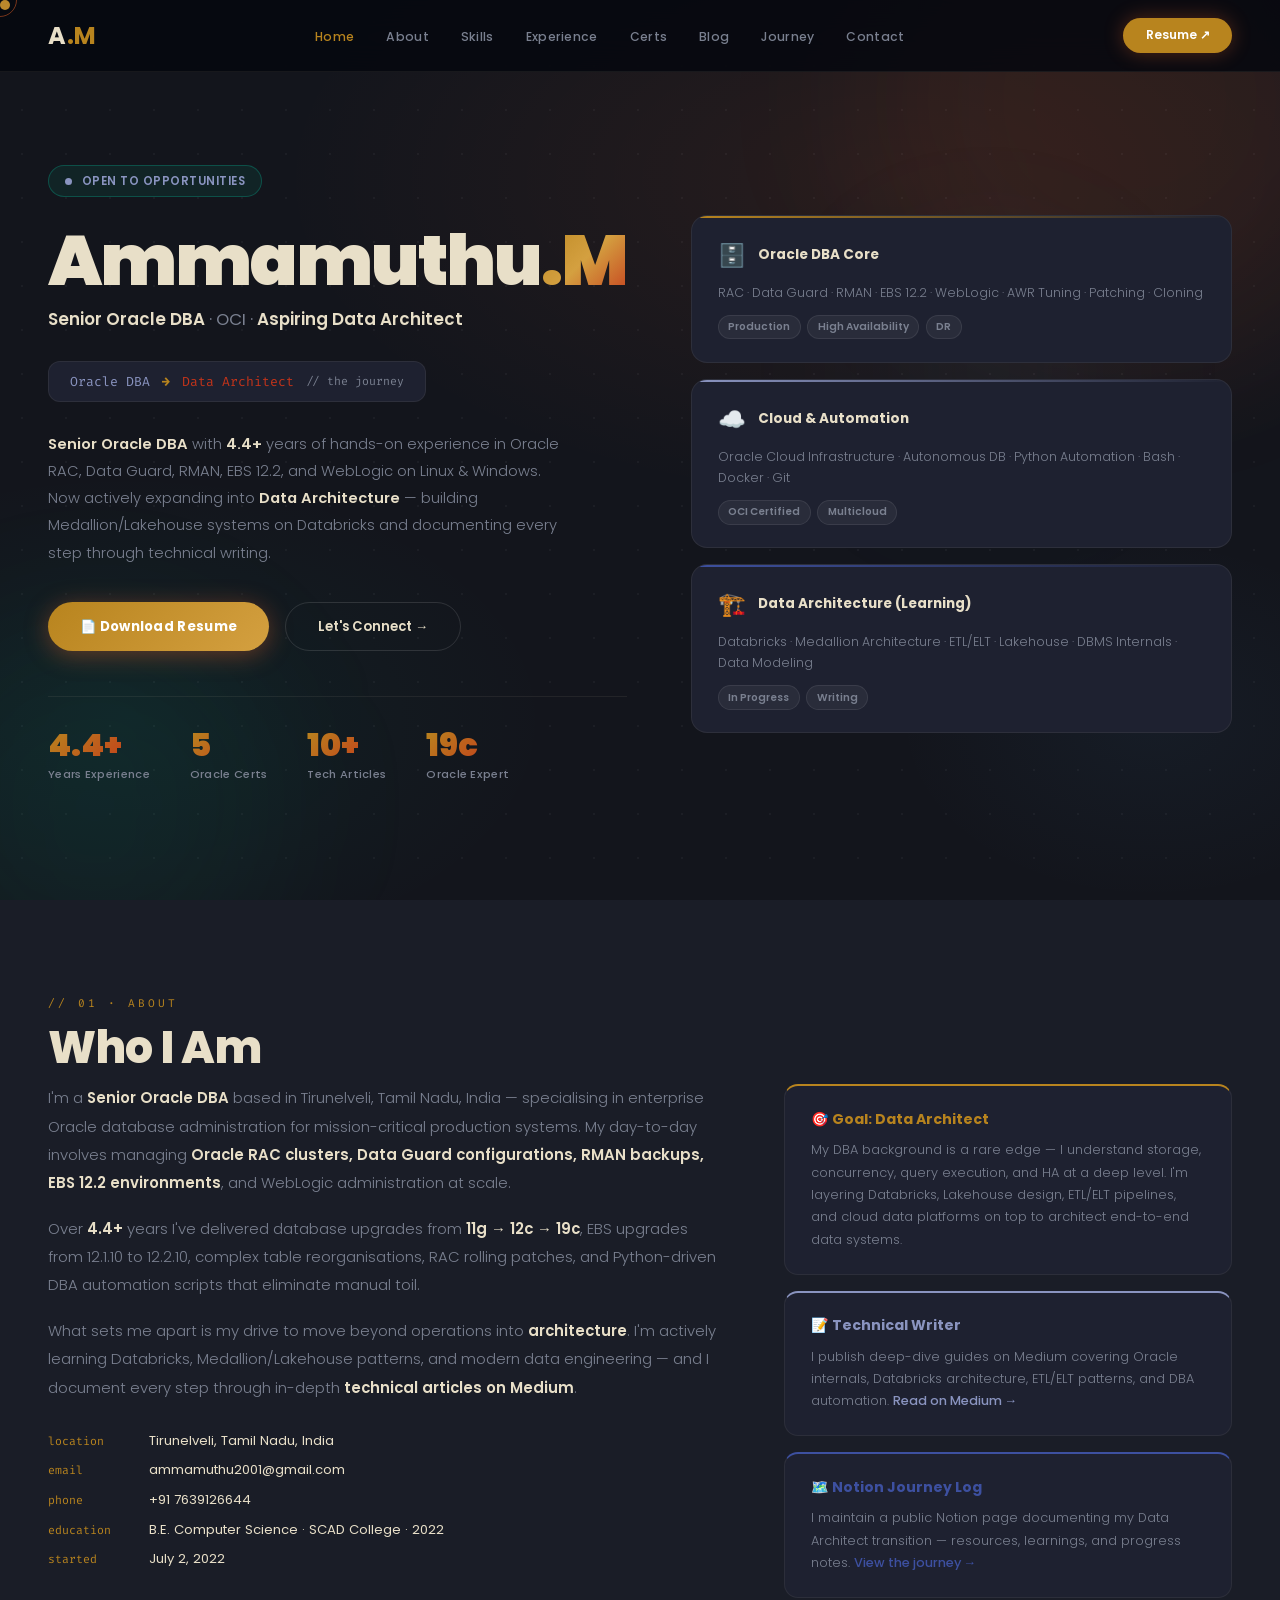
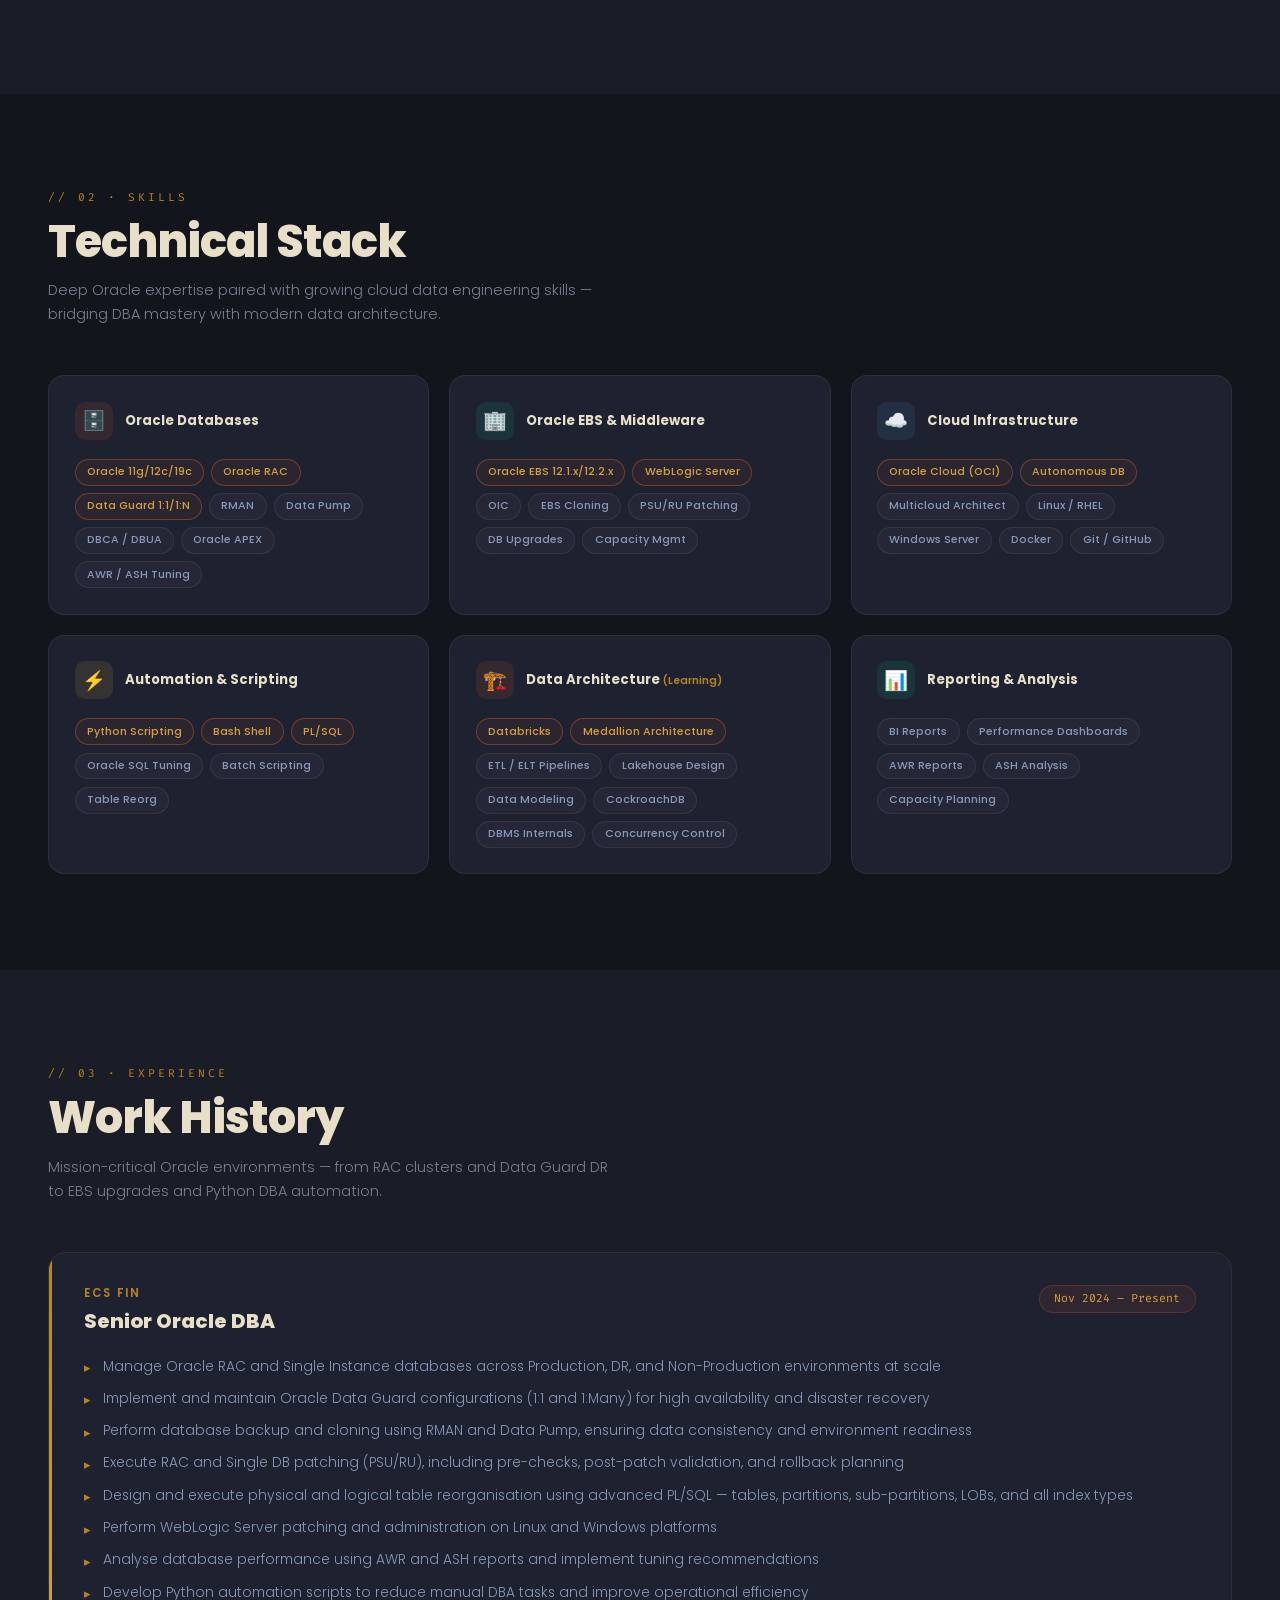
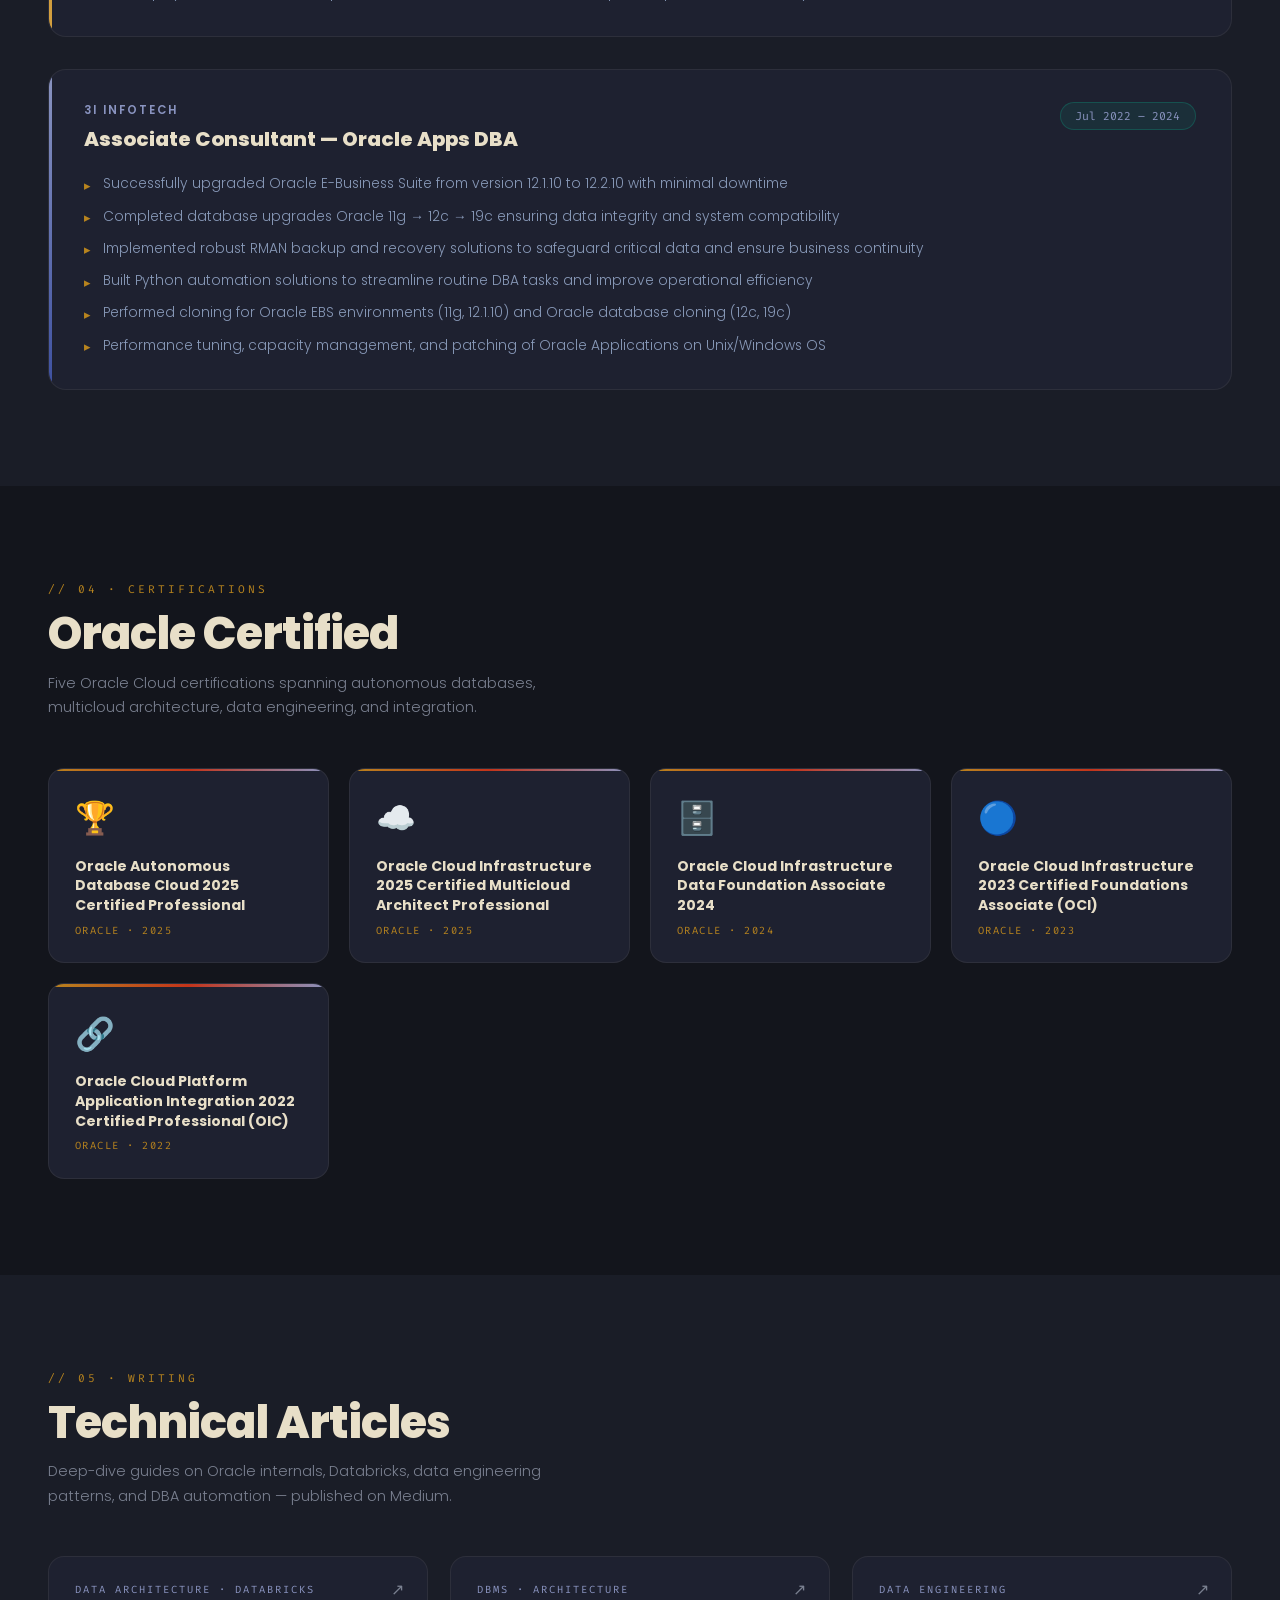
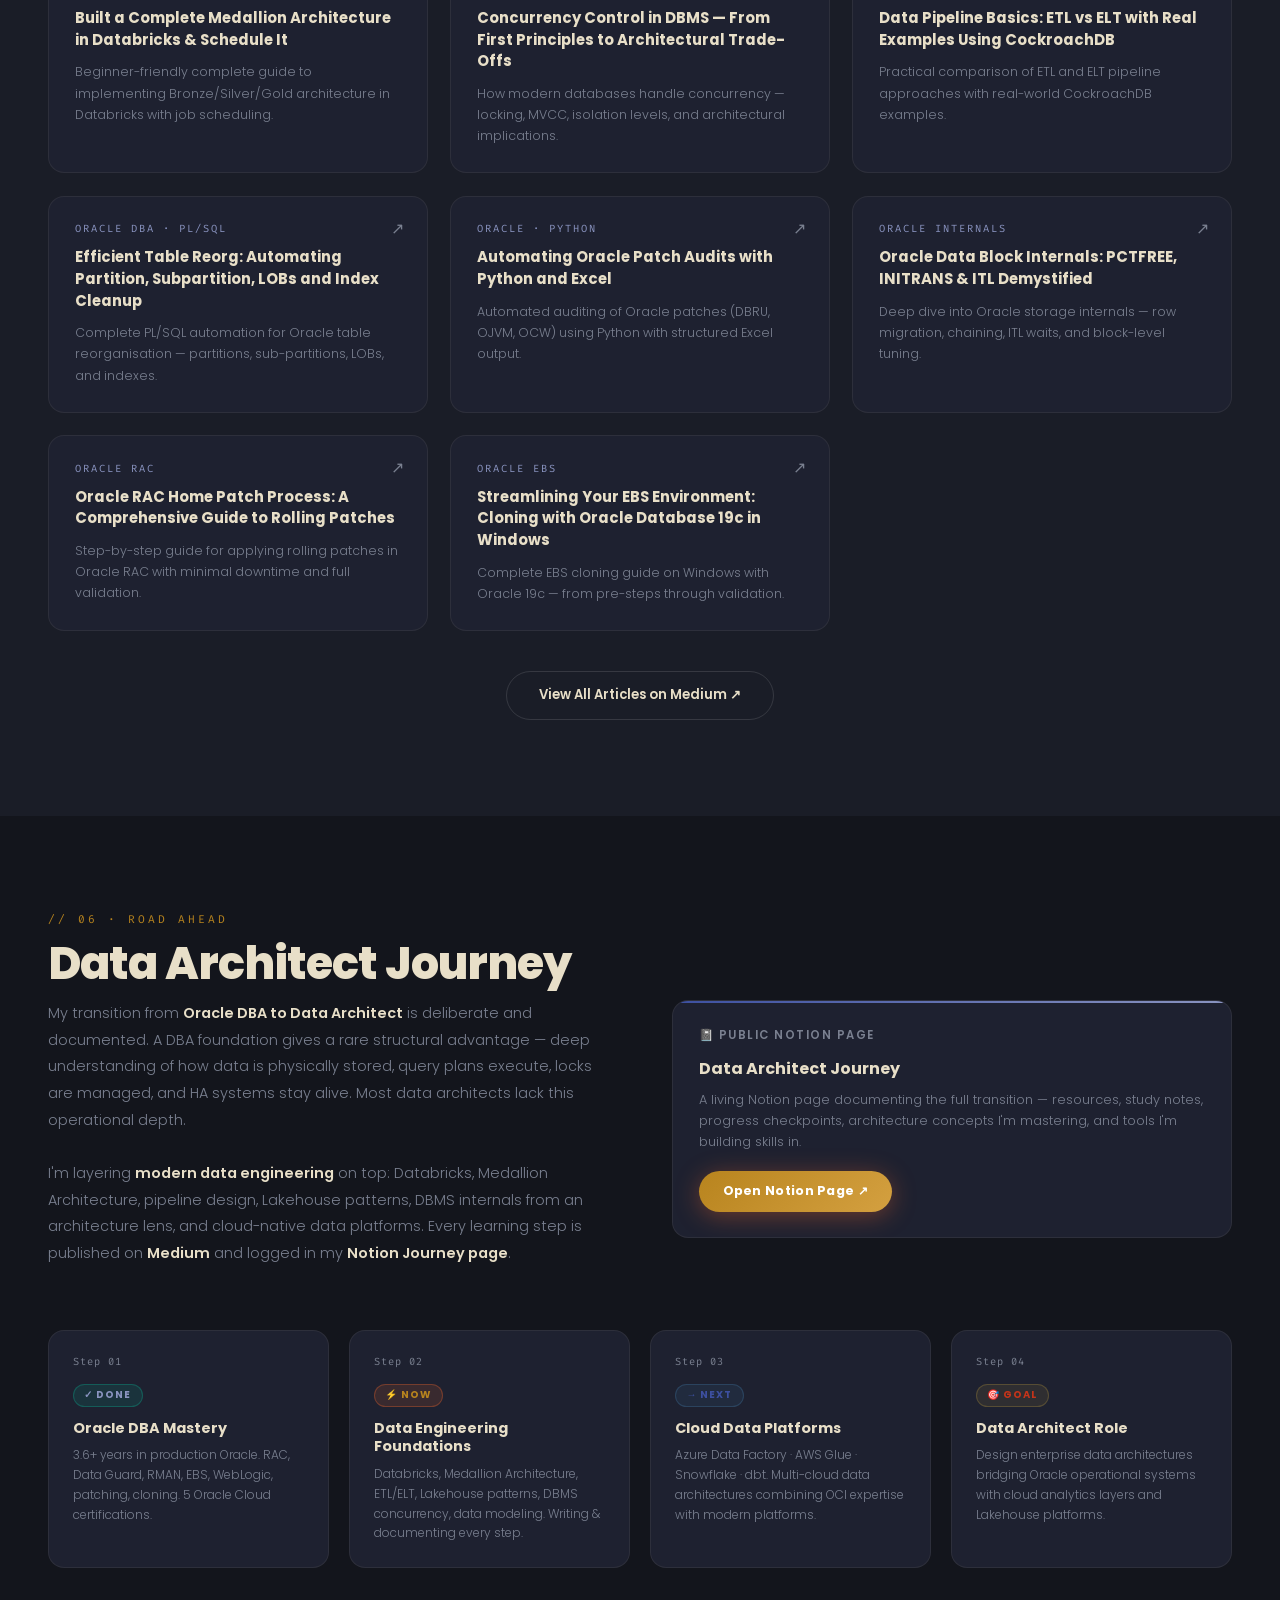
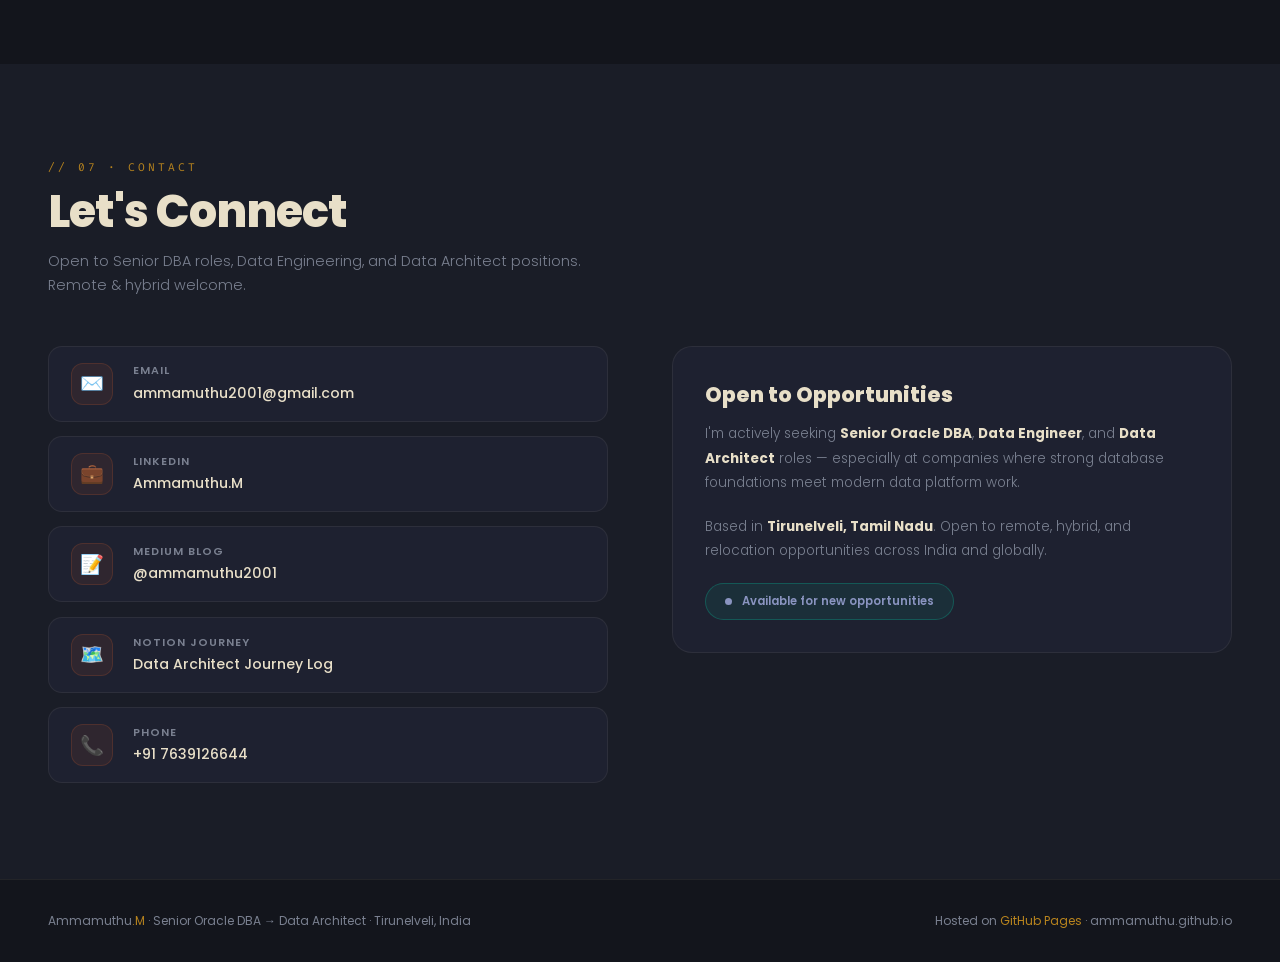
<file: index.html>
<!DOCTYPE html>
<html lang="en">
<head>
  <meta charset="UTF-8"/>
  <meta name="viewport" content="width=device-width, initial-scale=1.0"/>
  <title>Ammamuthu M — Senior Oracle DBA · Data Architect</title>
  <link href="https://fonts.googleapis.com/css2?family=Poppins:wght@300;400;500;600;700;800;900&family=Fira+Code:wght@300;400;500&display=swap" rel="stylesheet"/>
  <style>
    :root {
      --bg:      #13151c;
      --bg2:     #1a1d27;
      --bg3:     #20243180;
      --card:    #1e2130;
      --orange:  #b8841e;
      --orange2: #d4a040;
      --teal:    #8a94c0;
      --blue:    #3d50a0;
      --gold:    #c4341a;
      --text:    #e8dfc8;
      --sub:     #7a8090;
      --border:  rgba(232,223,200,0.07);
    }
    *,*::before,*::after{margin:0;padding:0;box-sizing:border-box;}
    html{scroll-behavior:smooth;}
    body{background:var(--bg);color:var(--text);font-family:'Poppins',sans-serif;overflow-x:hidden;}

    /* CURSOR */
    .cursor{width:10px;height:10px;border-radius:50%;background:var(--orange);position:fixed;pointer-events:none;z-index:9999;transition:transform .15s;mix-blend-mode:screen;}
    .cursor-ring{width:34px;height:34px;border-radius:50%;border:1px solid rgba(255,107,43,.45);position:fixed;pointer-events:none;z-index:9998;transition:all .18s ease;}

    /* NAV */
    nav{position:fixed;top:0;left:0;right:0;z-index:500;padding:1.1rem 3rem;display:flex;justify-content:space-between;align-items:center;background:rgba(5,8,15,.85);backdrop-filter:blur(20px);border-bottom:1px solid var(--border);}
    .nav-name{font-size:1.5rem;font-weight:700;color:var(--text);letter-spacing:.5px;}
    .nav-name span{color:var(--orange);}
    .nav-links{display:flex;gap:2rem;list-style:none;}
    .nav-links a{font-size:.77rem;font-weight:500;color:var(--sub);text-decoration:none;letter-spacing:.3px;transition:color .25s;position:relative;}
    .nav-links a::after{content:'';position:absolute;bottom:-3px;left:0;right:0;height:1.5px;background:var(--orange);transform:scaleX(0);transform-origin:left;transition:transform .3s;}
    .nav-links a:hover{color:var(--orange);}
    .nav-links a:hover::after{transform:scaleX(1);}
    .nav-cta{font-size:.75rem;font-weight:600;padding:.55rem 1.4rem;background:var(--orange);color:#fff;border-radius:50px;text-decoration:none;transition:all .3s;box-shadow:0 0 20px rgba(255,107,43,.3);}
    .nav-cta:hover{background:var(--orange2);transform:translateY(-2px);box-shadow:0 6px 30px rgba(255,107,43,.45);}

    /* HERO */
    #home{min-height:100vh;display:flex;align-items:center;padding:7rem 3rem 4rem;position:relative;overflow:hidden;}
    .hero-mesh{position:absolute;inset:0;pointer-events:none;background:radial-gradient(ellipse 80% 60% at 70% 20%,rgba(255,107,43,.09) 0%,transparent 60%),radial-gradient(ellipse 60% 50% at 10% 80%,rgba(0,212,170,.06) 0%,transparent 55%),radial-gradient(ellipse 40% 40% at 90% 80%,rgba(79,163,224,.05) 0%,transparent 50%);}
    .hero-dots{position:absolute;inset:0;pointer-events:none;background-image:radial-gradient(circle,rgba(255,255,255,.04) 1px,transparent 1px);background-size:44px 44px;}
    .orb{position:absolute;border-radius:50%;filter:blur(80px);pointer-events:none;animation:floatOrb 8s ease-in-out infinite;}
    .orb-1{width:500px;height:500px;background:rgba(255,107,43,.08);top:-150px;right:-100px;}
    .orb-2{width:350px;height:350px;background:rgba(0,212,170,.06);bottom:-80px;left:-80px;animation-delay:-4s;}
    .orb-3{width:200px;height:200px;background:rgba(79,163,224,.07);top:30%;right:15%;animation-delay:-2s;}
    @keyframes floatOrb{0%,100%{transform:translateY(0) scale(1);}50%{transform:translateY(-30px) scale(1.05);}}

    .hero-inner{max-width:1200px;margin:0 auto;position:relative;z-index:2;display:grid;grid-template-columns:1fr 1fr;gap:4rem;align-items:center;}

    .hero-badge{display:inline-flex;align-items:center;gap:.6rem;background:rgba(0,212,170,.08);border:1px solid rgba(0,212,170,.25);padding:.4rem 1rem;border-radius:50px;margin-bottom:1.8rem;font-size:.72rem;font-weight:600;color:var(--teal);letter-spacing:.5px;text-transform:uppercase;}
    .badge-dot{width:7px;height:7px;border-radius:50%;background:var(--teal);animation:pulse 2s infinite;}
    @keyframes pulse{0%,100%{opacity:1;transform:scale(1);}50%{opacity:.4;transform:scale(.8);}}

    h1.name{font-size:clamp(2.8rem,5.5vw,5.5rem);font-weight:900;line-height:1;letter-spacing:-2px;margin-bottom:.6rem;}
    h1.name .first{color:var(--text);}
    h1.name .last{background:linear-gradient(135deg,var(--orange),var(--orange2),var(--gold));-webkit-background-clip:text;-webkit-text-fill-color:transparent;background-clip:text;}

    .hero-role{font-size:1.05rem;font-weight:400;color:var(--sub);margin-bottom:1.8rem;}
    .hero-role strong{color:var(--text);font-weight:600;}

    .journey-pill{display:inline-flex;align-items:center;gap:.75rem;background:var(--card);border:1px solid var(--border);padding:.7rem 1.3rem;border-radius:12px;margin-bottom:1.8rem;font-family:'Fira Code',monospace;font-size:.82rem;}
    .pill-from{color:var(--teal);}
    .pill-arrow{color:var(--orange);font-weight:700;}
    .pill-to{color:var(--gold);}

    .hero-bio{font-size:.92rem;font-weight:300;line-height:1.85;color:var(--sub);margin-bottom:2.2rem;max-width:520px;}
    .hero-bio strong{color:var(--text);font-weight:600;}

    .hero-btns{display:flex;gap:1rem;flex-wrap:wrap;margin-bottom:2.8rem;}
    .btn-fill{display:inline-flex;align-items:center;gap:.5rem;padding:.85rem 2rem;background:linear-gradient(135deg,var(--orange),var(--orange2));color:#fff;font-weight:700;font-size:.82rem;text-decoration:none;border-radius:50px;letter-spacing:.3px;box-shadow:0 4px 25px rgba(255,107,43,.35);transition:all .3s;font-family:'Poppins',sans-serif;}
    .btn-fill:hover{transform:translateY(-3px);box-shadow:0 10px 40px rgba(255,107,43,.5);}
    .btn-ghost{display:inline-flex;align-items:center;gap:.5rem;padding:.85rem 2rem;background:transparent;color:var(--text);font-weight:600;font-size:.82rem;text-decoration:none;border-radius:50px;border:1.5px solid rgba(255,255,255,.12);transition:all .3s;font-family:'Poppins',sans-serif;}
    .btn-ghost:hover{border-color:var(--orange);color:var(--orange);}

    .hero-stats{display:flex;gap:2.5rem;padding-top:2rem;border-top:1px solid var(--border);}
    .stat-val{font-size:2rem;font-weight:900;background:linear-gradient(135deg,var(--orange),var(--gold));-webkit-background-clip:text;-webkit-text-fill-color:transparent;background-clip:text;line-height:1;}
    .stat-lbl{font-size:.7rem;color:var(--sub);margin-top:.3rem;font-weight:500;letter-spacing:.3px;}

    /* Hero right cards */
    .hero-right{display:flex;flex-direction:column;gap:1rem;}
    .hero-card{background:var(--card);border:1px solid var(--border);border-radius:16px;padding:1.4rem 1.6rem;transition:all .3s;position:relative;overflow:hidden;}
    .hero-card::before{content:'';position:absolute;top:0;left:0;right:0;height:2px;}
    .hero-card.c-orange::before{background:linear-gradient(90deg,var(--orange),transparent);}
    .hero-card.c-teal::before{background:linear-gradient(90deg,var(--teal),transparent);}
    .hero-card.c-blue::before{background:linear-gradient(90deg,var(--blue),transparent);}
    .hero-card:hover{transform:translateX(6px);border-color:rgba(255,107,43,.2);}
    .hc-top{display:flex;align-items:center;gap:.75rem;margin-bottom:.6rem;}
    .hc-icon{font-size:1.4rem;}
    .hc-title{font-size:.85rem;font-weight:700;color:var(--text);}
    .hc-body{font-size:.78rem;font-weight:300;color:var(--sub);line-height:1.7;}
    .hc-tags{display:flex;flex-wrap:wrap;gap:.4rem;margin-top:.75rem;}
    .hc-tag{font-size:.65rem;font-weight:600;padding:.2rem .6rem;border-radius:50px;background:rgba(255,255,255,.05);border:1px solid rgba(255,255,255,.08);color:var(--sub);}

    /* SECTIONS */
    section{padding:6rem 3rem;}
    .inner{max-width:1200px;margin:0 auto;}
    .sec-eyebrow{font-family:'Fira Code',monospace;font-size:.7rem;font-weight:400;color:var(--orange);text-transform:uppercase;letter-spacing:3px;margin-bottom:.75rem;}
    .sec-title{font-size:clamp(1.8rem,3.5vw,2.8rem);font-weight:800;letter-spacing:-1px;line-height:1.1;margin-bottom:.75rem;}
    .sec-sub{font-size:.9rem;font-weight:300;color:var(--sub);line-height:1.7;max-width:560px;margin-bottom:3rem;}

    /* ABOUT */
    #about{background:var(--bg2);}
    .about-grid{display:grid;grid-template-columns:3fr 2fr;gap:4rem;align-items:start;}
    .about-text p{font-size:.93rem;font-weight:300;line-height:1.9;color:var(--sub);margin-bottom:1.1rem;}
    .about-text p strong{color:var(--text);font-weight:600;}
    .meta-list{margin-top:1.8rem;display:flex;flex-direction:column;gap:.6rem;}
    .meta-row{display:flex;gap:1rem;align-items:baseline;font-size:.82rem;}
    .meta-k{font-family:'Fira Code',monospace;color:var(--orange);min-width:85px;font-size:.72rem;}
    .meta-v{color:var(--text);font-weight:400;}
    .about-cards{display:flex;flex-direction:column;gap:1rem;}
    .about-card{background:var(--card);border:1px solid var(--border);border-radius:14px;padding:1.4rem 1.6rem;transition:all .3s;}
    .about-card:hover{transform:translateY(-3px);}
    .about-card h4{font-size:.88rem;font-weight:700;margin-bottom:.6rem;}
    .about-card p{font-size:.8rem;font-weight:300;color:var(--sub);line-height:1.75;}
    .about-card a{font-weight:500;text-decoration:none;}

    /* SKILLS */
    #skills{background:var(--bg);}
    .skills-wrap{display:grid;grid-template-columns:repeat(3,1fr);gap:1.25rem;}
    .skill-block{background:var(--card);border:1px solid var(--border);border-radius:16px;padding:1.6rem;transition:all .35s;position:relative;overflow:hidden;}
    .skill-block:hover{transform:translateY(-4px);border-color:rgba(255,107,43,.22);}
    .sb-head{display:flex;align-items:center;gap:.75rem;margin-bottom:1.2rem;}
    .sb-icon{width:38px;height:38px;border-radius:10px;display:flex;align-items:center;justify-content:center;font-size:1.2rem;}
    .sb-title{font-size:.82rem;font-weight:700;color:var(--text);}
    .sb-tags{display:flex;flex-wrap:wrap;gap:.45rem;}
    .stag{font-size:.68rem;font-weight:500;padding:.28rem .7rem;border-radius:50px;border:1px solid rgba(255,255,255,.07);color:#8899b8;background:rgba(255,255,255,.03);transition:all .2s;}
    .stag.hot{border-color:rgba(255,107,43,.35);color:var(--orange2);background:rgba(255,107,43,.06);}
    .stag:hover{border-color:var(--orange);color:var(--orange);}

    /* EXPERIENCE */
    #experience{background:var(--bg2);}
    .exp-list{display:flex;flex-direction:column;gap:2rem;}
    .exp-item{background:var(--card);border:1px solid var(--border);border-radius:18px;padding:2rem 2.2rem;position:relative;overflow:hidden;transition:all .3s;}
    .exp-item::before{content:'';position:absolute;left:0;top:0;bottom:0;width:3px;border-radius:3px 0 0 3px;}
    .exp-item.current::before{background:linear-gradient(180deg,var(--orange),var(--orange2));}
    .exp-item.past::before{background:linear-gradient(180deg,var(--teal),var(--blue));}
    .exp-item:hover{transform:translateX(6px);border-color:rgba(255,107,43,.2);}
    .exp-header{display:flex;justify-content:space-between;align-items:flex-start;margin-bottom:1.2rem;flex-wrap:wrap;gap:.5rem;}
    .exp-company{font-size:.72rem;font-weight:600;color:var(--orange);text-transform:uppercase;letter-spacing:2px;margin-bottom:.3rem;}
    .exp-role{font-size:1.25rem;font-weight:800;color:var(--text);}
    .exp-period{font-family:'Fira Code',monospace;font-size:.72rem;padding:.35rem .9rem;background:rgba(255,107,43,.08);border:1px solid rgba(255,107,43,.2);border-radius:50px;color:var(--orange2);white-space:nowrap;}
    .exp-period.past{background:rgba(0,212,170,.08);border-color:rgba(0,212,170,.2);color:var(--teal);}
    .exp-bullets{list-style:none;display:flex;flex-direction:column;gap:.6rem;}
    .exp-bullets li{display:flex;gap:.75rem;font-size:.86rem;font-weight:300;color:#8899b8;line-height:1.65;}
    .exp-bullets li::before{content:'▸';color:var(--orange);flex-shrink:0;margin-top:.1rem;font-size:.8rem;}

    /* CERTS */
    #certifications{background:var(--bg);}
    .certs-grid{display:grid;grid-template-columns:repeat(auto-fit,minmax(270px,1fr));gap:1.25rem;}
    .cert{background:var(--card);border:1px solid var(--border);border-radius:16px;padding:1.6rem;transition:all .3s;position:relative;overflow:hidden;}
    .cert::before{content:'';position:absolute;top:0;left:0;right:0;height:2.5px;background:linear-gradient(90deg,var(--orange),var(--gold),var(--teal));}
    .cert:hover{transform:translateY(-5px);box-shadow:0 20px 50px rgba(0,0,0,.4);border-color:rgba(255,107,43,.2);}
    .cert-badge{font-size:2rem;margin-bottom:.9rem;}
    .cert-name{font-size:.88rem;font-weight:700;color:var(--text);line-height:1.4;margin-bottom:.5rem;}
    .cert-issuer{font-family:'Fira Code',monospace;font-size:.65rem;color:var(--orange);text-transform:uppercase;letter-spacing:1.5px;}

    /* BLOG */
    #blog{background:var(--bg2);}
    .blog-grid{display:grid;grid-template-columns:repeat(auto-fit,minmax(330px,1fr));gap:1.4rem;}
    .blog-post{background:var(--card);border:1px solid var(--border);border-radius:16px;padding:1.6rem;text-decoration:none;display:flex;flex-direction:column;transition:all .3s;position:relative;overflow:hidden;}
    .blog-post::after{content:'↗';position:absolute;top:1.2rem;right:1.4rem;font-size:1rem;color:var(--sub);transition:all .3s;}
    .blog-post:hover{transform:translateY(-5px);border-color:rgba(255,107,43,.2);box-shadow:0 16px 50px rgba(0,0,0,.35);}
    .blog-post:hover::after{color:var(--orange);transform:translate(3px,-3px);}
    .bp-topic{font-family:'Fira Code',monospace;font-size:.65rem;color:var(--teal);text-transform:uppercase;letter-spacing:2px;margin-bottom:.7rem;}
    .bp-title{font-size:.93rem;font-weight:700;color:var(--text);line-height:1.45;margin-bottom:.7rem;}
    .bp-desc{font-size:.78rem;font-weight:300;color:var(--sub);line-height:1.7;flex:1;}
    .blog-cta{text-align:center;margin-top:2.5rem;}

    /* JOURNEY */
    #journey{background:var(--bg);}
    .journey-intro{display:grid;grid-template-columns:1fr 1fr;gap:4rem;align-items:start;margin-bottom:4rem;}
    .journey-desc{font-size:.9rem;font-weight:300;color:var(--sub);line-height:1.85;}
    .journey-desc strong{color:var(--text);font-weight:600;}
    .notion-card{background:var(--card);border:1px solid var(--border);border-radius:16px;padding:1.6rem;position:relative;overflow:hidden;}
    .notion-card::before{content:'';position:absolute;top:0;left:0;right:0;height:2px;background:linear-gradient(90deg,var(--blue),var(--teal));}
    .notion-card-lbl{font-size:.72rem;font-weight:600;color:var(--sub);text-transform:uppercase;letter-spacing:1.5px;margin-bottom:.75rem;}
    .notion-card-title{font-size:1rem;font-weight:700;margin-bottom:.5rem;}
    .notion-card-desc{font-size:.8rem;font-weight:300;color:var(--sub);line-height:1.65;margin-bottom:1.2rem;}

    .roadmap-grid{display:grid;grid-template-columns:repeat(4,1fr);gap:1.25rem;}
    .rm-step{background:var(--card);border:1px solid var(--border);border-radius:16px;padding:1.5rem;transition:all .3s;}
    .rm-step:hover{transform:translateY(-4px);border-color:rgba(255,107,43,.2);}
    .rm-num{font-family:'Fira Code',monospace;font-size:.65rem;color:var(--sub);margin-bottom:.75rem;letter-spacing:1px;}
    .rm-status{display:inline-block;font-size:.62rem;font-weight:700;padding:.2rem .65rem;border-radius:50px;text-transform:uppercase;letter-spacing:1px;margin-bottom:.75rem;}
    .s-done{background:rgba(0,212,170,.1);color:var(--teal);border:1px solid rgba(0,212,170,.25);}
    .s-now{background:rgba(255,107,43,.12);color:var(--orange);border:1px solid rgba(255,107,43,.3);animation:glow-pulse 2s infinite;}
    .s-next{background:rgba(79,163,224,.08);color:var(--blue);border:1px solid rgba(79,163,224,.2);}
    .s-goal{background:rgba(245,200,66,.08);color:var(--gold);border:1px solid rgba(245,200,66,.2);}
    @keyframes glow-pulse{0%,100%{box-shadow:0 0 0 rgba(255,107,43,0);}50%{box-shadow:0 0 12px rgba(255,107,43,.4);}}
    .rm-title{font-size:.9rem;font-weight:700;margin-bottom:.5rem;line-height:1.3;}
    .rm-desc{font-size:.75rem;font-weight:300;color:var(--sub);line-height:1.65;}

    /* CONTACT */
    #contact{background:var(--bg2);}
    .contact-grid{display:grid;grid-template-columns:1fr 1fr;gap:4rem;align-items:start;}
    .contact-links{display:flex;flex-direction:column;gap:.9rem;}
    .cl{display:flex;align-items:center;gap:1.2rem;padding:1rem 1.4rem;background:var(--card);border:1px solid var(--border);border-radius:14px;text-decoration:none;color:var(--text);transition:all .3s;}
    .cl:hover{border-color:rgba(255,107,43,.3);transform:translateX(5px);}
    .cl-icon{width:42px;height:42px;border-radius:12px;background:rgba(255,107,43,.08);border:1px solid rgba(255,107,43,.15);display:flex;align-items:center;justify-content:center;font-size:1.2rem;flex-shrink:0;}
    .cl-label{font-size:.68rem;font-weight:600;color:var(--sub);text-transform:uppercase;letter-spacing:1px;margin-bottom:.2rem;}
    .cl-val{font-size:.88rem;font-weight:500;}
    .contact-right{background:var(--card);border:1px solid var(--border);border-radius:20px;padding:2rem;}
    .contact-right h3{font-size:1.3rem;font-weight:800;margin-bottom:.8rem;}
    .contact-right p{font-size:.85rem;font-weight:300;color:var(--sub);line-height:1.8;margin-bottom:1.2rem;}
    .avail{display:inline-flex;align-items:center;gap:.6rem;padding:.55rem 1.2rem;border-radius:50px;background:rgba(0,212,170,.08);border:1px solid rgba(0,212,170,.25);font-size:.72rem;font-weight:600;color:var(--teal);}
    .avail-dot{width:7px;height:7px;border-radius:50%;background:var(--teal);animation:pulse 2s infinite;}

    /* FOOTER */
    footer{padding:2rem 3rem;border-top:1px solid var(--border);display:flex;justify-content:space-between;align-items:center;font-size:.75rem;color:var(--sub);flex-wrap:wrap;gap:.5rem;}
    footer .fo{color:var(--orange);}

    /* REVEAL */
    .reveal{opacity:0;transform:translateY(28px);transition:opacity .7s ease,transform .7s ease;}
    .reveal.visible{opacity:1;transform:translateY(0);}
    .reveal-l{opacity:0;transform:translateX(-28px);transition:opacity .7s ease,transform .7s ease;}
    .reveal-l.visible{opacity:1;transform:translateX(0);}

    /* RESPONSIVE */
    @media(max-width:1024px){
      .hero-inner{grid-template-columns:1fr;}
      .hero-right{display:none;}
      .skills-wrap{grid-template-columns:repeat(2,1fr);}
      .roadmap-grid{grid-template-columns:repeat(2,1fr);}
    }
    @media(max-width:768px){
      nav{padding:1rem 1.2rem;}
      .nav-links{display:none;}
      section{padding:4rem 1.5rem;}
      .about-grid,.contact-grid,.journey-intro{grid-template-columns:1fr;gap:2rem;}
      .skills-wrap{grid-template-columns:1fr;}
      .roadmap-grid{grid-template-columns:1fr 1fr;}
      h1.name{letter-spacing:-1px;}
    }
    @media(max-width:480px){
      .roadmap-grid{grid-template-columns:1fr;}
      .hero-stats{gap:1.5rem;}
      .stat-val{font-size:1.5rem;}
    }
  </style>
</head>
<body>

<div class="cursor" id="cursor"></div>
<div class="cursor-ring" id="cursorRing"></div>

<!-- NAV -->
<nav>
  <div class="nav-name">A<span>.M</span></div>
  <ul class="nav-links">
    <li><a href="#home">Home</a></li>
    <li><a href="#about">About</a></li>
    <li><a href="#skills">Skills</a></li>
    <li><a href="#experience">Experience</a></li>
    <li><a href="#certifications">Certs</a></li>
    <li><a href="#blog">Blog</a></li>
    <li><a href="#journey">Journey</a></li>
    <li><a href="#contact">Contact</a></li>
  </ul>
  <a href="https://drive.google.com/file/d/1j8mu4E0I0X-9jITXJkTzc2o6ejK7V6Ch/view?usp=sharing" target="_blank" class="nav-cta">Resume ↗</a>
</nav>

<!-- HERO -->
<section id="home">
  <div class="hero-mesh"></div>
  <div class="hero-dots"></div>
  <div class="orb orb-1"></div>
  <div class="orb orb-2"></div>
  <div class="orb orb-3"></div>
  <div class="hero-inner">
    <div class="hero-left">
      <div class="hero-badge"><span class="badge-dot"></span>Open to Opportunities</div>
      <h1 class="name"><span class="first">Ammamuthu</span><span class="last">.M</span></h1>
      <p class="hero-role"><strong>Senior Oracle DBA</strong> · OCI · <strong>Aspiring Data Architect</strong></p>
      <div class="journey-pill">
        <span class="pill-from">Oracle DBA</span>
        <span class="pill-arrow">→</span>
        <span class="pill-to">Data Architect</span>
        <span style="color:var(--sub);font-size:.72rem">// the journey</span>
      </div>
      <p class="hero-bio">
        <strong>Senior Oracle DBA</strong> with <strong id="exp-hero">--</strong> years of hands-on experience in Oracle RAC, Data Guard, RMAN, EBS 12.2, and WebLogic on Linux &amp; Windows. Now actively expanding into <strong>Data Architecture</strong> — building Medallion/Lakehouse systems on Databricks and documenting every step through technical writing.
      </p>
      <div class="hero-btns">
        <a href="https://drive.google.com/file/d/1j8mu4E0I0X-9jITXJkTzc2o6ejK7V6Ch/view?usp=sharing" target="_blank" class="btn-fill">📄 Download Resume</a>
        <a href="#contact" class="btn-ghost">Let's Connect →</a>
      </div>
      <div class="hero-stats">
        <div><div class="stat-val" id="stat-exp">--</div><div class="stat-lbl">Years Experience</div></div>
        <div><div class="stat-val">5</div><div class="stat-lbl">Oracle Certs</div></div>
        <div><div class="stat-val">10+</div><div class="stat-lbl">Tech Articles</div></div>
        <div><div class="stat-val">19c</div><div class="stat-lbl">Oracle Expert</div></div>
      </div>
    </div>
    <div class="hero-right">
      <div class="hero-card c-orange">
        <div class="hc-top"><span class="hc-icon">🗄️</span><span class="hc-title">Oracle DBA Core</span></div>
        <div class="hc-body">RAC · Data Guard · RMAN · EBS 12.2 · WebLogic · AWR Tuning · Patching · Cloning</div>
        <div class="hc-tags"><span class="hc-tag">Production</span><span class="hc-tag">High Availability</span><span class="hc-tag">DR</span></div>
      </div>
      <div class="hero-card c-teal">
        <div class="hc-top"><span class="hc-icon">☁️</span><span class="hc-title">Cloud & Automation</span></div>
        <div class="hc-body">Oracle Cloud Infrastructure · Autonomous DB · Python Automation · Bash · Docker · Git</div>
        <div class="hc-tags"><span class="hc-tag">OCI Certified</span><span class="hc-tag">Multicloud</span></div>
      </div>
      <div class="hero-card c-blue">
        <div class="hc-top"><span class="hc-icon">🏗️</span><span class="hc-title">Data Architecture (Learning)</span></div>
        <div class="hc-body">Databricks · Medallion Architecture · ETL/ELT · Lakehouse · DBMS Internals · Data Modeling</div>
        <div class="hc-tags"><span class="hc-tag">In Progress</span><span class="hc-tag">Writing</span></div>
      </div>
    </div>
  </div>
</section>

<!-- ABOUT -->
<section id="about">
  <div class="inner">
    <div class="sec-eyebrow">// 01 · About</div>
    <h2 class="sec-title">Who I Am</h2>
    <div class="about-grid">
      <div class="about-text reveal-l">
        <p>I'm a <strong>Senior Oracle DBA</strong> based in Tirunelveli, Tamil Nadu, India — specialising in enterprise Oracle database administration for mission-critical production systems. My day-to-day involves managing <strong>Oracle RAC clusters, Data Guard configurations, RMAN backups, EBS 12.2 environments</strong>, and WebLogic administration at scale.</p>
        <p>Over <strong id="about-exp">--</strong> years I've delivered database upgrades from <strong>11g → 12c → 19c</strong>, EBS upgrades from 12.1.10 to 12.2.10, complex table reorganisations, RAC rolling patches, and Python-driven DBA automation scripts that eliminate manual toil.</p>
        <p>What sets me apart is my drive to move beyond operations into <strong>architecture</strong>. I'm actively learning Databricks, Medallion/Lakehouse patterns, and modern data engineering — and I document every step through in-depth <strong>technical articles on Medium</strong>.</p>
        <div class="meta-list">
          <div class="meta-row"><span class="meta-k">location</span><span class="meta-v">Tirunelveli, Tamil Nadu, India</span></div>
          <div class="meta-row"><span class="meta-k">email</span><span class="meta-v">ammamuthu2001@gmail.com</span></div>
          <div class="meta-row"><span class="meta-k">phone</span><span class="meta-v">+91 7639126644</span></div>
          <div class="meta-row"><span class="meta-k">education</span><span class="meta-v">B.E. Computer Science · SCAD College · 2022</span></div>
          <div class="meta-row"><span class="meta-k">started</span><span class="meta-v">July 2, 2022</span></div>
        </div>
      </div>
      <div class="about-cards reveal">
        <div class="about-card" style="border-top:2px solid var(--orange)">
          <h4 style="color:var(--orange)">🎯 Goal: Data Architect</h4>
          <p>My DBA background is a rare edge — I understand storage, concurrency, query execution, and HA at a deep level. I'm layering Databricks, Lakehouse design, ETL/ELT pipelines, and cloud data platforms on top to architect end-to-end data systems.</p>
        </div>
        <div class="about-card" style="border-top:2px solid var(--teal)">
          <h4 style="color:var(--teal)">📝 Technical Writer</h4>
          <p>I publish deep-dive guides on Medium covering Oracle internals, Databricks architecture, ETL/ELT patterns, and DBA automation. <a href="https://medium.com/@ammamuthu2001" target="_blank" style="color:var(--teal)">Read on Medium →</a></p>
        </div>
        <div class="about-card" style="border-top:2px solid var(--blue)">
          <h4 style="color:var(--blue)">🗺️ Notion Journey Log</h4>
          <p>I maintain a public Notion page documenting my Data Architect transition — resources, learnings, and progress notes. <a href="https://simple-aragon-cd0.notion.site/Data-Architect-Journey-22d7ba5b6b7480ec9e7fe88318d1a655" target="_blank" style="color:var(--blue)">View the journey →</a></p>
        </div>
      </div>
    </div>
  </div>
</section>

<!-- SKILLS -->
<section id="skills">
  <div class="inner">
    <div class="sec-eyebrow">// 02 · Skills</div>
    <h2 class="sec-title">Technical Stack</h2>
    <p class="sec-sub">Deep Oracle expertise paired with growing cloud data engineering skills — bridging DBA mastery with modern data architecture.</p>
    <div class="skills-wrap">
      <div class="skill-block reveal">
        <div class="sb-head"><div class="sb-icon" style="background:rgba(255,107,43,.1)">🗄️</div><div class="sb-title">Oracle Databases</div></div>
        <div class="sb-tags">
          <span class="stag hot">Oracle 11g/12c/19c</span><span class="stag hot">Oracle RAC</span><span class="stag hot">Data Guard 1:1/1:N</span><span class="stag">RMAN</span><span class="stag">Data Pump</span><span class="stag">DBCA / DBUA</span><span class="stag">Oracle APEX</span><span class="stag">AWR / ASH Tuning</span>
        </div>
      </div>
      <div class="skill-block reveal">
        <div class="sb-head"><div class="sb-icon" style="background:rgba(0,212,170,.1)">🏢</div><div class="sb-title">Oracle EBS & Middleware</div></div>
        <div class="sb-tags">
          <span class="stag hot">Oracle EBS 12.1.x/12.2.x</span><span class="stag hot">WebLogic Server</span><span class="stag">OIC</span><span class="stag">EBS Cloning</span><span class="stag">PSU/RU Patching</span><span class="stag">DB Upgrades</span><span class="stag">Capacity Mgmt</span>
        </div>
      </div>
      <div class="skill-block reveal">
        <div class="sb-head"><div class="sb-icon" style="background:rgba(79,163,224,.1)">☁️</div><div class="sb-title">Cloud Infrastructure</div></div>
        <div class="sb-tags">
          <span class="stag hot">Oracle Cloud (OCI)</span><span class="stag hot">Autonomous DB</span><span class="stag">Multicloud Architect</span><span class="stag">Linux / RHEL</span><span class="stag">Windows Server</span><span class="stag">Docker</span><span class="stag">Git / GitHub</span>
        </div>
      </div>
      <div class="skill-block reveal">
        <div class="sb-head"><div class="sb-icon" style="background:rgba(245,200,66,.1)">⚡</div><div class="sb-title">Automation & Scripting</div></div>
        <div class="sb-tags">
          <span class="stag hot">Python Scripting</span><span class="stag hot">Bash Shell</span><span class="stag hot">PL/SQL</span><span class="stag">Oracle SQL Tuning</span><span class="stag">Batch Scripting</span><span class="stag">Table Reorg</span>
        </div>
      </div>
      <div class="skill-block reveal">
        <div class="sb-head"><div class="sb-icon" style="background:rgba(255,107,43,.1)">🏗️</div><div class="sb-title">Data Architecture <span style="font-size:.65rem;color:var(--orange);font-weight:600">(Learning)</span></div></div>
        <div class="sb-tags">
          <span class="stag hot">Databricks</span><span class="stag hot">Medallion Architecture</span><span class="stag">ETL / ELT Pipelines</span><span class="stag">Lakehouse Design</span><span class="stag">Data Modeling</span><span class="stag">CockroachDB</span><span class="stag">DBMS Internals</span><span class="stag">Concurrency Control</span>
        </div>
      </div>
      <div class="skill-block reveal">
        <div class="sb-head"><div class="sb-icon" style="background:rgba(0,212,170,.1)">📊</div><div class="sb-title">Reporting & Analysis</div></div>
        <div class="sb-tags">
          <span class="stag">BI Reports</span><span class="stag">Performance Dashboards</span><span class="stag">AWR Reports</span><span class="stag">ASH Analysis</span><span class="stag">Capacity Planning</span>
        </div>
      </div>
    </div>
  </div>
</section>

<!-- EXPERIENCE -->
<section id="experience">
  <div class="inner">
    <div class="sec-eyebrow">// 03 · Experience</div>
    <h2 class="sec-title">Work History</h2>
    <p class="sec-sub">Mission-critical Oracle environments — from RAC clusters and Data Guard DR to EBS upgrades and Python DBA automation.</p>
    <div class="exp-list">
      <div class="exp-item current reveal">
        <div class="exp-header">
          <div><div class="exp-company">ECS Fin</div><div class="exp-role">Senior Oracle DBA</div></div>
          <div class="exp-period">Nov 2024 – Present</div>
        </div>
        <ul class="exp-bullets">
          <li>Manage Oracle RAC and Single Instance databases across Production, DR, and Non-Production environments at scale</li>
          <li>Implement and maintain Oracle Data Guard configurations (1:1 and 1:Many) for high availability and disaster recovery</li>
          <li>Perform database backup and cloning using RMAN and Data Pump, ensuring data consistency and environment readiness</li>
          <li>Execute RAC and Single DB patching (PSU/RU), including pre-checks, post-patch validation, and rollback planning</li>
          <li>Design and execute physical and logical table reorganisation using advanced PL/SQL — tables, partitions, sub-partitions, LOBs, and all index types</li>
          <li>Perform WebLogic Server patching and administration on Linux and Windows platforms</li>
          <li>Analyse database performance using AWR and ASH reports and implement tuning recommendations</li>
          <li>Develop Python automation scripts to reduce manual DBA tasks and improve operational efficiency</li>
        </ul>
      </div>
      <div class="exp-item past reveal">
        <div class="exp-header">
          <div><div class="exp-company" style="color:var(--teal)">3i Infotech</div><div class="exp-role">Associate Consultant — Oracle Apps DBA</div></div>
          <div class="exp-period past">Jul 2022 – 2024</div>
        </div>
        <ul class="exp-bullets">
          <li>Successfully upgraded Oracle E-Business Suite from version 12.1.10 to 12.2.10 with minimal downtime</li>
          <li>Completed database upgrades Oracle 11g → 12c → 19c ensuring data integrity and system compatibility</li>
          <li>Implemented robust RMAN backup and recovery solutions to safeguard critical data and ensure business continuity</li>
          <li>Built Python automation solutions to streamline routine DBA tasks and improve operational efficiency</li>
          <li>Performed cloning for Oracle EBS environments (11g, 12.1.10) and Oracle database cloning (12c, 19c)</li>
          <li>Performance tuning, capacity management, and patching of Oracle Applications on Unix/Windows OS</li>
        </ul>
      </div>
    </div>
  </div>
</section>

<!-- CERTIFICATIONS -->
<section id="certifications">
  <div class="inner">
    <div class="sec-eyebrow">// 04 · Certifications</div>
    <h2 class="sec-title">Oracle Certified</h2>
    <p class="sec-sub">Five Oracle Cloud certifications spanning autonomous databases, multicloud architecture, data engineering, and integration.</p>
    <div class="certs-grid">
      <div class="cert reveal"><div class="cert-badge">🏆</div><div class="cert-name">Oracle Autonomous Database Cloud 2025 Certified Professional</div><div class="cert-issuer">Oracle · 2025</div></div>
      <div class="cert reveal"><div class="cert-badge">☁️</div><div class="cert-name">Oracle Cloud Infrastructure 2025 Certified Multicloud Architect Professional</div><div class="cert-issuer">Oracle · 2025</div></div>
      <div class="cert reveal"><div class="cert-badge">🗄️</div><div class="cert-name">Oracle Cloud Infrastructure Data Foundation Associate 2024</div><div class="cert-issuer">Oracle · 2024</div></div>
      <div class="cert reveal"><div class="cert-badge">🔵</div><div class="cert-name">Oracle Cloud Infrastructure 2023 Certified Foundations Associate (OCI)</div><div class="cert-issuer">Oracle · 2023</div></div>
      <div class="cert reveal"><div class="cert-badge">🔗</div><div class="cert-name">Oracle Cloud Platform Application Integration 2022 Certified Professional (OIC)</div><div class="cert-issuer">Oracle · 2022</div></div>
    </div>
  </div>
</section>

<!-- BLOG -->
<section id="blog">
  <div class="inner">
    <div class="sec-eyebrow">// 05 · Writing</div>
    <h2 class="sec-title">Technical Articles</h2>
    <p class="sec-sub">Deep-dive guides on Oracle internals, Databricks, data engineering patterns, and DBA automation — published on Medium.</p>
    <div class="blog-grid">
      <a href="https://medium.com/@ammamuthu2001/built-a-complete-medallion-architecture-in-databricks-schedule-it-d6206bd1eccd" target="_blank" class="blog-post reveal">
        <div class="bp-topic">Data Architecture · Databricks</div>
        <div class="bp-title">Built a Complete Medallion Architecture in Databricks &amp; Schedule It</div>
        <div class="bp-desc">Beginner-friendly complete guide to implementing Bronze/Silver/Gold architecture in Databricks with job scheduling.</div>
      </a>
      <a href="https://medium.com/@ammamuthu2001/concurrency-control-in-dbms-from-first-principles-to-architectural-trade-offs-0c11334bac8f" target="_blank" class="blog-post reveal">
        <div class="bp-topic">DBMS · Architecture</div>
        <div class="bp-title">Concurrency Control in DBMS — From First Principles to Architectural Trade-Offs</div>
        <div class="bp-desc">How modern databases handle concurrency — locking, MVCC, isolation levels, and architectural implications.</div>
      </a>
      <a href="https://medium.com/@ammamuthu2001/data-pipeline-basics-etl-vs-elt-with-real-examples-using-cockroachdb-917f34de686a" target="_blank" class="blog-post reveal">
        <div class="bp-topic">Data Engineering</div>
        <div class="bp-title">Data Pipeline Basics: ETL vs ELT with Real Examples Using CockroachDB</div>
        <div class="bp-desc">Practical comparison of ETL and ELT pipeline approaches with real-world CockroachDB examples.</div>
      </a>
      <a href="https://medium.com/@ammamuthu2001/efficient-table-reorg-automating-partition-subpartition-lobs-and-index-cleanup-using-plsql-1a700d53498c" target="_blank" class="blog-post reveal">
        <div class="bp-topic">Oracle DBA · PL/SQL</div>
        <div class="bp-title">Efficient Table Reorg: Automating Partition, Subpartition, LOBs and Index Cleanup</div>
        <div class="bp-desc">Complete PL/SQL automation for Oracle table reorganisation — partitions, sub-partitions, LOBs, and indexes.</div>
      </a>
      <a href="https://medium.com/@ammamuthu2001/automating-oracle-patch-audits-with-python-and-excel-f0698309d092" target="_blank" class="blog-post reveal">
        <div class="bp-topic">Oracle · Python</div>
        <div class="bp-title">Automating Oracle Patch Audits with Python and Excel</div>
        <div class="bp-desc">Automated auditing of Oracle patches (DBRU, OJVM, OCW) using Python with structured Excel output.</div>
      </a>
      <a href="https://medium.com/@ammamuthu2001/oracle-data-block-internals-explained-pctfree-initrans-and-itl-demystified-row-migration-7fdbe93e549a" target="_blank" class="blog-post reveal">
        <div class="bp-topic">Oracle Internals</div>
        <div class="bp-title">Oracle Data Block Internals: PCTFREE, INITRANS &amp; ITL Demystified</div>
        <div class="bp-desc">Deep dive into Oracle storage internals — row migration, chaining, ITL waits, and block-level tuning.</div>
      </a>
      <a href="https://medium.com/@ammamuthu2001/oracle-rac-home-patch-process-a-comprehensive-guide-to-rolling-patches-on-oracle-database-d5222c1cd4c8" target="_blank" class="blog-post reveal">
        <div class="bp-topic">Oracle RAC</div>
        <div class="bp-title">Oracle RAC Home Patch Process: A Comprehensive Guide to Rolling Patches</div>
        <div class="bp-desc">Step-by-step guide for applying rolling patches in Oracle RAC with minimal downtime and full validation.</div>
      </a>
      <a href="https://medium.com/@ammamuthu2001/streamlining-your-ebs-environment-a-guide-to-cloning-with-oracle-database-19c-in-windows-99faa42fbe65" target="_blank" class="blog-post reveal">
        <div class="bp-topic">Oracle EBS</div>
        <div class="bp-title">Streamlining Your EBS Environment: Cloning with Oracle Database 19c in Windows</div>
        <div class="bp-desc">Complete EBS cloning guide on Windows with Oracle 19c — from pre-steps through validation.</div>
      </a>
    </div>
    <div class="blog-cta">
      <a href="https://medium.com/@ammamuthu2001" target="_blank" class="btn-ghost">View All Articles on Medium ↗</a>
    </div>
  </div>
</section>

<!-- DATA ARCHITECT JOURNEY -->
<section id="journey">
  <div class="inner">
    <div class="sec-eyebrow">// 06 · Road Ahead</div>
    <h2 class="sec-title">Data Architect Journey</h2>
    <div class="journey-intro">
      <div class="journey-desc reveal-l">
        <p>My transition from <strong>Oracle DBA to Data Architect</strong> is deliberate and documented. A DBA foundation gives a rare structural advantage — deep understanding of how data is physically stored, query plans execute, locks are managed, and HA systems stay alive. Most data architects lack this operational depth.</p>
        <br/>
        <p>I'm layering <strong>modern data engineering</strong> on top: Databricks, Medallion Architecture, pipeline design, Lakehouse patterns, DBMS internals from an architecture lens, and cloud-native data platforms. Every learning step is published on <strong>Medium</strong> and logged in my <strong>Notion Journey page</strong>.</p>
      </div>
      <div class="notion-card reveal">
        <div class="notion-card-lbl">📓 Public Notion Page</div>
        <div class="notion-card-title">Data Architect Journey</div>
        <div class="notion-card-desc">A living Notion page documenting the full transition — resources, study notes, progress checkpoints, architecture concepts I'm mastering, and tools I'm building skills in.</div>
        <a href="https://simple-aragon-cd0.notion.site/Data-Architect-Journey-22d7ba5b6b7480ec9e7fe88318d1a655" target="_blank" class="btn-fill" style="display:inline-flex;font-size:.78rem;padding:.7rem 1.5rem">Open Notion Page ↗</a>
      </div>
    </div>
    <div class="roadmap-grid">
      <div class="rm-step">
        <div class="rm-num">Step 01</div>
        <span class="rm-status s-done">✓ Done</span>
        <div class="rm-title">Oracle DBA Mastery</div>
        <div class="rm-desc">3.6+ years in production Oracle. RAC, Data Guard, RMAN, EBS, WebLogic, patching, cloning. 5 Oracle Cloud certifications.</div>
      </div>
      <div class="rm-step">
        <div class="rm-num">Step 02</div>
        <span class="rm-status s-now">⚡ Now</span>
        <div class="rm-title">Data Engineering Foundations</div>
        <div class="rm-desc">Databricks, Medallion Architecture, ETL/ELT, Lakehouse patterns, DBMS concurrency, data modeling. Writing &amp; documenting every step.</div>
      </div>
      <div class="rm-step">
        <div class="rm-num">Step 03</div>
        <span class="rm-status s-next">→ Next</span>
        <div class="rm-title">Cloud Data Platforms</div>
        <div class="rm-desc">Azure Data Factory · AWS Glue · Snowflake · dbt. Multi-cloud data architectures combining OCI expertise with modern platforms.</div>
      </div>
      <div class="rm-step">
        <div class="rm-num">Step 04</div>
        <span class="rm-status s-goal">🎯 Goal</span>
        <div class="rm-title">Data Architect Role</div>
        <div class="rm-desc">Design enterprise data architectures bridging Oracle operational systems with cloud analytics layers and Lakehouse platforms.</div>
      </div>
    </div>
  </div>
</section>

<!-- CONTACT -->
<section id="contact">
  <div class="inner">
    <div class="sec-eyebrow">// 07 · Contact</div>
    <h2 class="sec-title">Let's Connect</h2>
    <p class="sec-sub">Open to Senior DBA roles, Data Engineering, and Data Architect positions. Remote &amp; hybrid welcome.</p>
    <div class="contact-grid">
      <div class="contact-links reveal-l">
        <a href="mailto:ammamuthu2001@gmail.com" class="cl"><div class="cl-icon">✉️</div><div><div class="cl-label">Email</div><div class="cl-val">ammamuthu2001@gmail.com</div></div></a>
        <a href="https://linkedin.com/in/ammamuthu-m" target="_blank" class="cl"><div class="cl-icon">💼</div><div><div class="cl-label">LinkedIn</div><div class="cl-val">Ammamuthu.M</div></div></a>
        <a href="https://medium.com/@ammamuthu2001" target="_blank" class="cl"><div class="cl-icon">📝</div><div><div class="cl-label">Medium Blog</div><div class="cl-val">@ammamuthu2001</div></div></a>
        <a href="https://simple-aragon-cd0.notion.site/Data-Architect-Journey-22d7ba5b6b7480ec9e7fe88318d1a655" target="_blank" class="cl"><div class="cl-icon">🗺️</div><div><div class="cl-label">Notion Journey</div><div class="cl-val">Data Architect Journey Log</div></div></a>
        <a href="tel:+917639126644" class="cl"><div class="cl-icon">📞</div><div><div class="cl-label">Phone</div><div class="cl-val">+91 7639126644</div></div></a>
      </div>
      <div class="contact-right reveal">
        <h3>Open to Opportunities</h3>
        <p>I'm actively seeking <strong style="color:var(--text)">Senior Oracle DBA</strong>, <strong style="color:var(--text)">Data Engineer</strong>, and <strong style="color:var(--text)">Data Architect</strong> roles — especially at companies where strong database foundations meet modern data platform work.</p>
        <p>Based in <strong style="color:var(--text)">Tirunelveli, Tamil Nadu</strong>. Open to remote, hybrid, and relocation opportunities across India and globally.</p>
        <div class="avail"><span class="avail-dot"></span>Available for new opportunities</div>
      </div>
    </div>
  </div>
</section>

<!-- FOOTER -->
<footer>
  <span>Ammamuthu<span class="fo">.M</span> · Senior Oracle DBA → Data Architect · Tirunelveli, India</span>
  <span>Hosted on <span class="fo">GitHub Pages</span> · ammamuthu.github.io</span>
</footer>

<script>
  /* ── Auto-calculate experience from July 2, 2022 ── */
  function calcExp() {
    const start = new Date('2022-07-02');
    const now = new Date();
    const yrs = (now - start) / (1000 * 60 * 60 * 24 * 365.25);
    const display = yrs.toFixed(1) + '+';
    ['exp-hero','about-exp','stat-exp'].forEach(id => {
      const el = document.getElementById(id);
      if (el) el.textContent = display;
    });
  }
  calcExp();

  /* ── Scroll reveal ── */
  const io = new IntersectionObserver((entries) => {
    entries.forEach((e, i) => {
      if (e.isIntersecting) setTimeout(() => e.target.classList.add('visible'), i * 70);
    });
  }, { threshold: 0.1 });
  document.querySelectorAll('.reveal,.reveal-l').forEach(el => io.observe(el));

  /* ── Nav active ── */
  const secs = document.querySelectorAll('section[id]');
  const navAs = document.querySelectorAll('.nav-links a');
  window.addEventListener('scroll', () => {
    let cur = '';
    secs.forEach(s => { if (window.scrollY >= s.offsetTop - 120) cur = s.id; });
    navAs.forEach(a => a.style.color = a.getAttribute('href') === '#' + cur ? 'var(--orange)' : '');
  });

  /* ── Custom cursor ── */
  const cur = document.getElementById('cursor');
  const ring = document.getElementById('cursorRing');
  let mx = 0, my = 0, rx = 0, ry = 0;
  document.addEventListener('mousemove', e => {
    mx = e.clientX; my = e.clientY;
    cur.style.left = (mx - 5) + 'px';
    cur.style.top  = (my - 5) + 'px';
  });
  (function animRing() {
    rx += (mx - rx) * 0.14;
    ry += (my - ry) * 0.14;
    ring.style.left = (rx - 17) + 'px';
    ring.style.top  = (ry - 17) + 'px';
    requestAnimationFrame(animRing);
  })();
  document.querySelectorAll('a,button').forEach(el => {
    el.addEventListener('mouseenter', () => { cur.style.transform = 'scale(2.5)'; ring.style.transform = 'scale(1.5)'; });
    el.addEventListener('mouseleave', () => { cur.style.transform = 'scale(1)'; ring.style.transform = 'scale(1)'; });
  });
</script>
</body>
</html>
</file>
